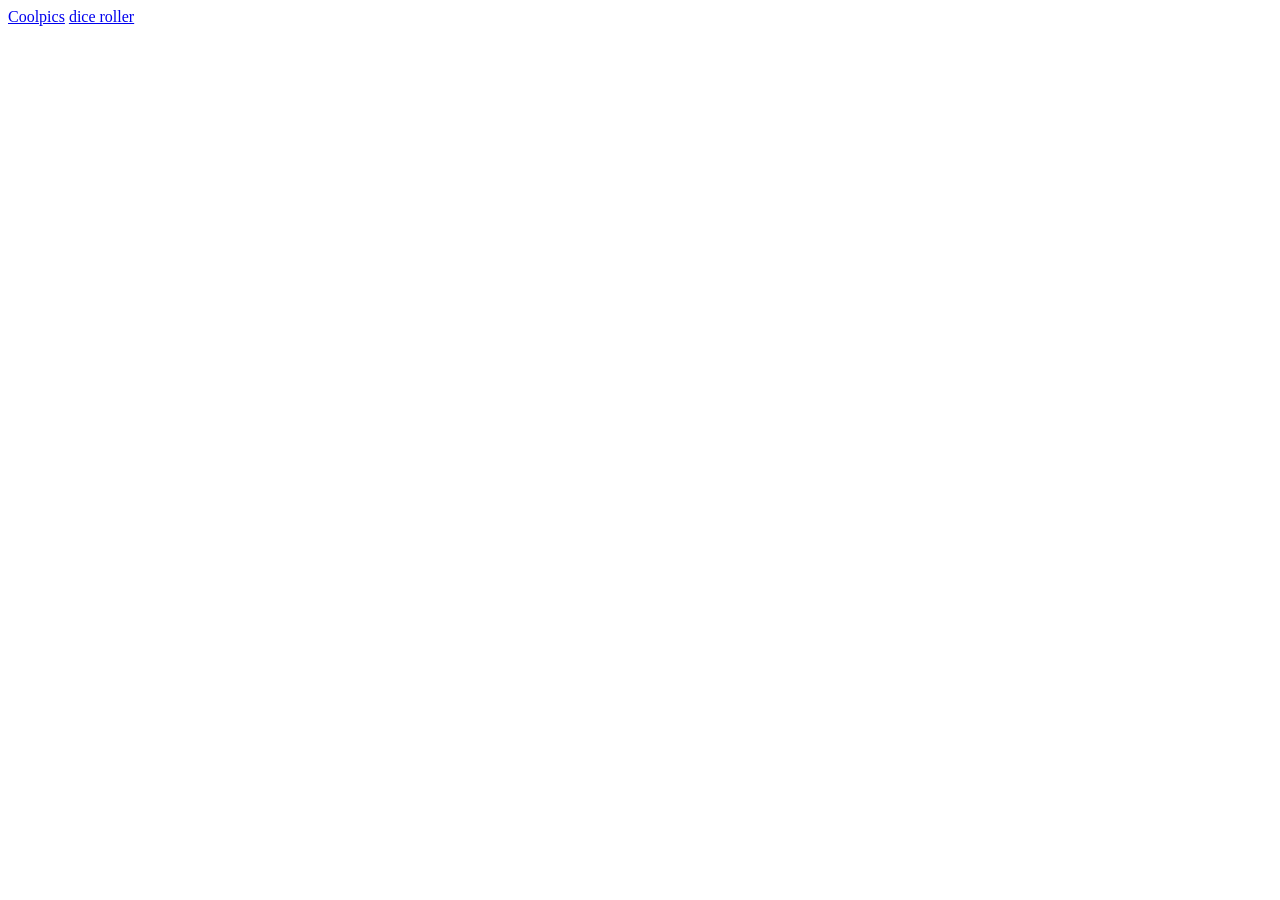
<file: index.html>
<!DOCTYPE html>
<html lang="en">
<head>
    <meta charset="UTF-8">
    <meta name="viewport" content="width=device-width, initial-scale=1.0">
    <title>Document</title>
</head>
<body>
    <a href="coolpics/index.html">Coolpics</a>
    <a href="Final-Project/index.html">dice roller</a>
</body>
</html>
</file>
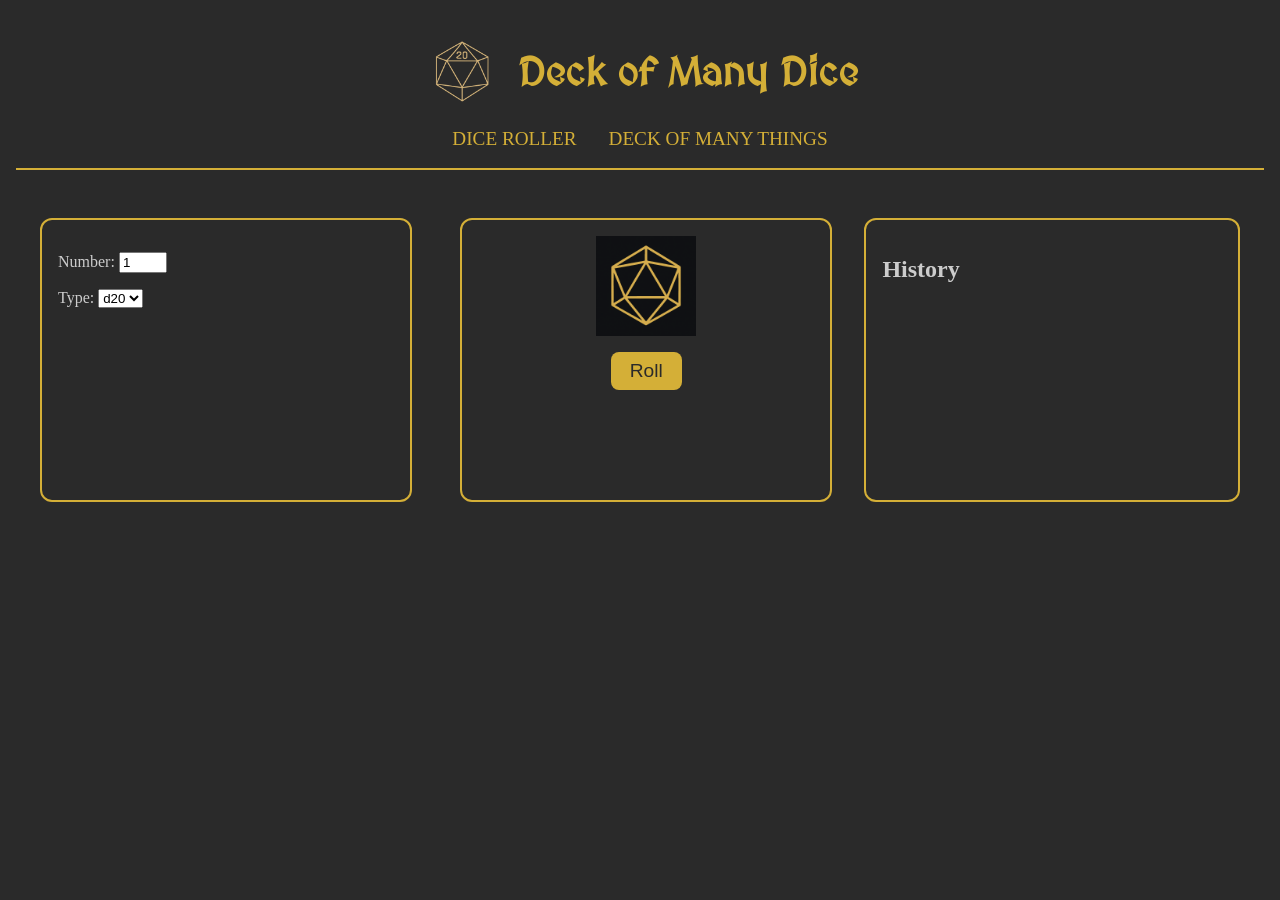
<file: Final-Project/index.html>
<!-- https://myst-drakonoid.github.io/school-coding-web-design/Final-Project/index.html -->
<!DOCTYPE html>
<html lang="en">
<head>
  <meta charset="UTF-8" />
  <meta name="viewport" content="width=device-width, initial-scale=1" />
  <title>Deck of Many Dice</title>
  <link rel="stylesheet" href="styles.css" />
  <script src="script.js" defer></script>
  <meta name="author" content="Anthony Peterson" />
  <meta
    name="description"
    content="homepage and dice rolling site for the deck of many dice"
  />
  <link rel="apple-touch-icon" href="images/apple-touch-icon.png" />
  <link rel="icon" type="image/x-icon" href="images/favicon-32x32.png" />
  <link
    href="https://fonts.googleapis.com/css2?family=MedievalSharp&family=Schoolbell&display=swap"
    rel="stylesheet"
  />
</head>
<body>
  <header>
    <div class="top-row">
      <img
        id="logo"
        src="images/0366745d-8383-457c-ab5d-d87d1672671a.png"
        alt="Deck of Many Dice logo"
      />
      <h1 id="title">Deck of Many Dice</h1>
    </div>

    <div id="links">
      <a href="index.html">DICE ROLLER</a>
      <a href="DOMT.html">DECK OF MANY THINGS</a>
    </div>
  </header>

  <section id="mod" class="main-layout">
    <div class="roller-container">
      <div class="dice-controls">
        <div class="selector-group">
          <label>
            Number:
            <input id="dice-count" type="number" min="1" max="10" value="1" />
          </label>
          <label>
            Type:
            <select id="dice-type">
              <option value="4">d4</option>
              <option value="6">d6</option>
              <option value="8">d8</option>
              <option value="10">d10</option>
              <option value="12">d12</option>
              <option value="20" selected>d20</option>
            </select>
          </label>
        </div>
        <button id="roll-button-mobile" class="roll-button-mobile">Roll</button>
      </div>

      <div class="dice-display">
        <img id="dice-image" src="images/d20.png" alt="A d20 dice image" />
        <button id="roll-button">Roll</button>
        <p id="recent-roll" class="recent-roll"></p>
      </div>
    </div>

    <div class="dice-history">
      <h2>History</h2>
      <ul id="history-list"></ul>
    </div>
  </section>

  <footer>
    <!-- <p>
      This content is based on the 5.1 System Reference Document © 2016 Wizards
      of the Coast LLC, available under the Creative Commons Attribution 4.0
      International License.
    </p> -->
  </footer>
</body>
</html>
</file>
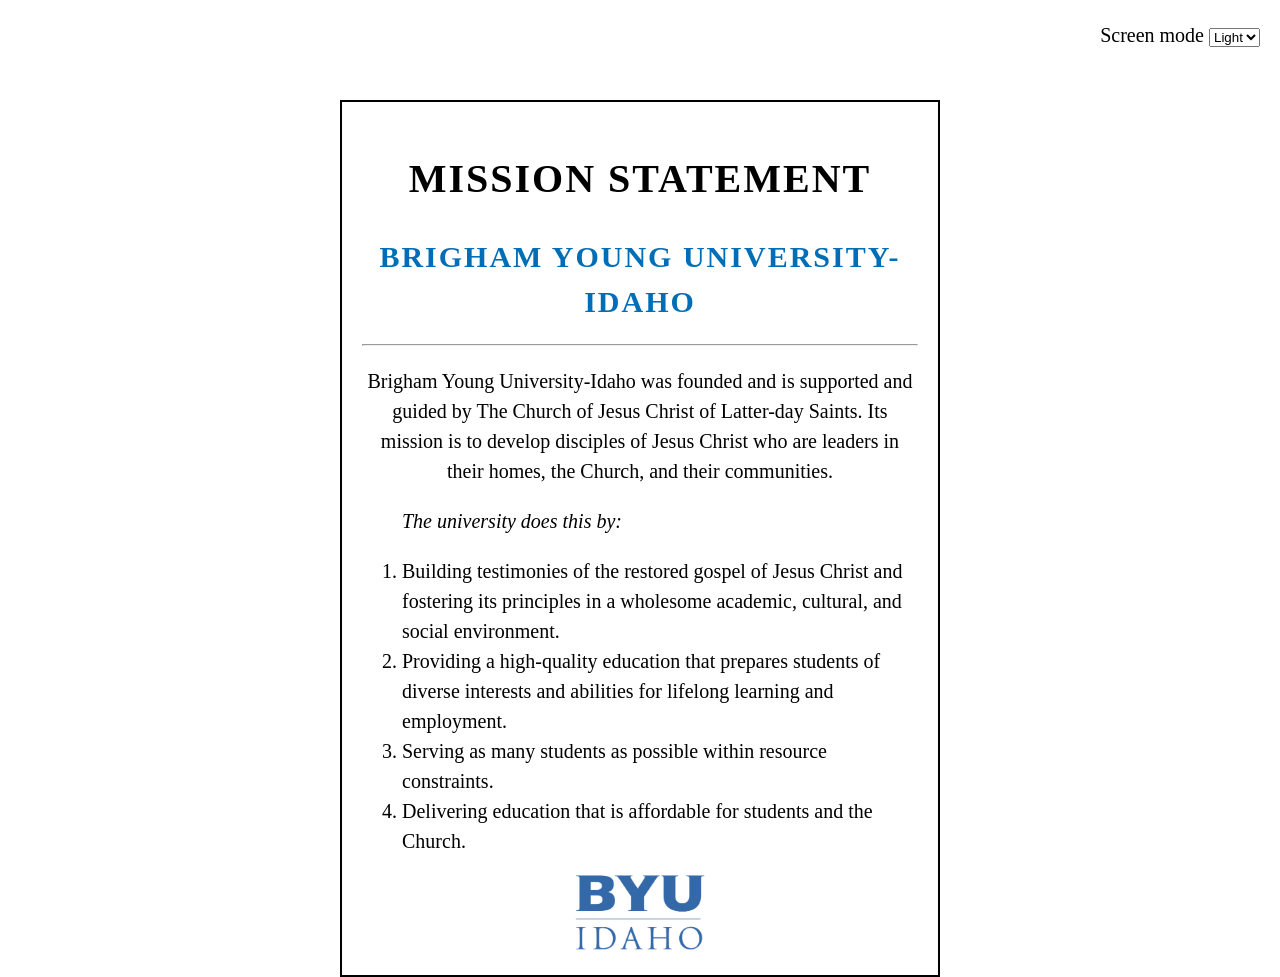
<file: Mission/index.html>
<!-- https://myst-drakonoid.github.io/school-coding-web-design/Mission/index.html -->

<!DOCTYPE html>
<html lang="en">

<head>
    <meta charset="UTF-8">
    <meta name="viewport" content="width=device-width, initial-scale=1.0">
    <meta name="author" content="Anthony Peterson" />
    <meta
  name="description"
  content="mission statement: brigham young university- idaho" />

    <title>Mission</title>
    <link rel="stylesheet" href="styles.css" />
    <script src="mission.js" defer></script>
    
</head>
<body id="myboxtochangetheme">
    <div class="mode-selector">
        <label for="mode-select">
            Screen mode
        </label>

        <select name="mode" id="mode-select">
            <option value="light">Light</option>
            <option value="Dark">Dark</option>
        </select>
    </div>
    <div class="content">
        <header class= "title">
            <h1>Mission Statement</h1>
            <h2>Brigham Young University-Idaho</h2>
            <hr class="section-line">
        </header>
        <main>
            <p>
                Brigham Young University-Idaho was founded and is supported and guided by 
                The Church of Jesus Christ of Latter-day Saints. Its mission is to develop disciples 
                of Jesus Christ who are leaders in their homes, the Church, and their communities.
            </p>
            <p class= "do"><em>
                The university does this by:
            </em></p>

            <ol class="the-list">  
                <li>
                    Building testimonies of the restored gospel of Jesus Christ and
                    fostering its principles in a wholesome academic, cultural, and
                    social environment.
                </li>

                <li>
                    Providing a high-quality education that prepares students of diverse
                    interests and abilities for lifelong learning and employment.
                </li>

                <li>
                    Serving as many students as possible within resource constraints.
                </li>

                <li>
                    Delivering education that is affordable for students and the Church.
                </li>
            </ol>
        </main>

        <footer>
            <img id="logoImage" src="logo.webp" alt="BYUI logo" class="logo" />
        </footer>
    </div>
    
</body>
</html>
</file>
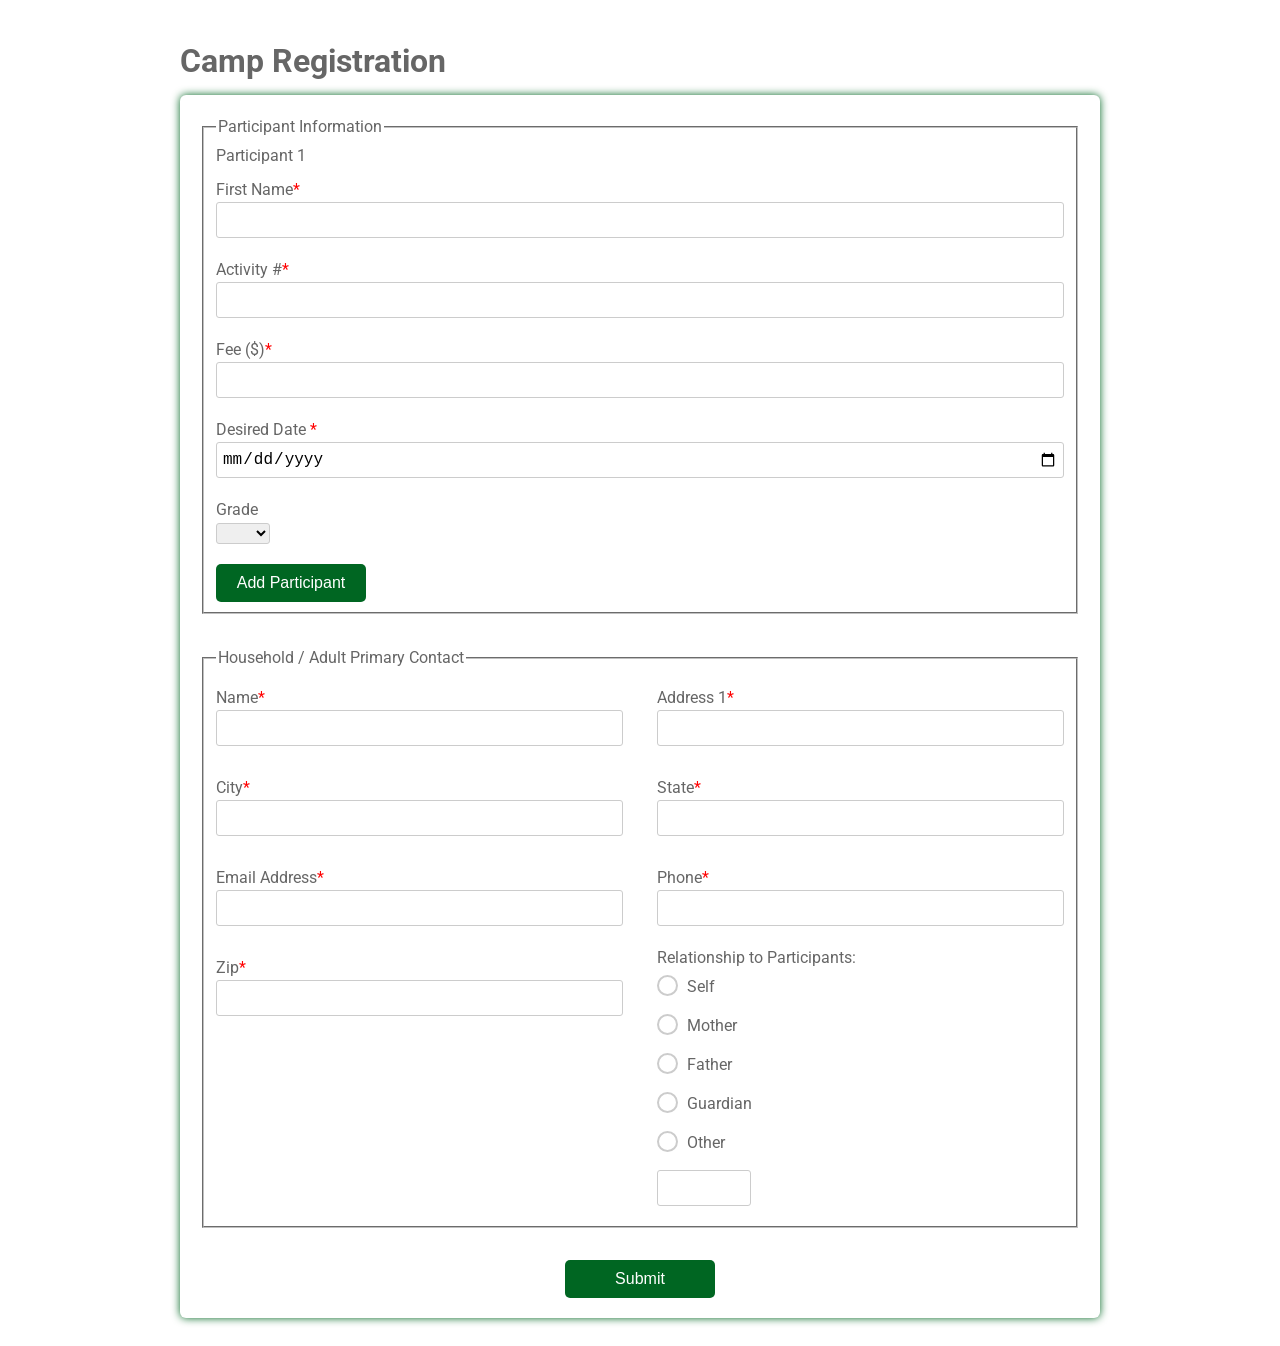
<file: proj-registreation-form/index.html>
<!DOCTYPE html>
<html>
  <!-- https://myst-drakonoid.github.io/school-coding-web-design/proj-registration-form/index.html  -->
  <head>
    <title>Camp Registration</title>
    <link
      href="https://fonts.googleapis.com/css?family=Roboto:300,400,500,700"
      rel="stylesheet"
    />
    <link rel="stylesheet" href="register.css" />
    <script src="register.js" defer></script>
  </head>
  <body>
    <div class="testbox">
      <h1>Camp Registration</h1>
      <form>
        <fieldset class="participants">
          <legend>Participant Information</legend>
            <section class="participant1">
                <p>Participant 1</p>
                <div class="item">
                <label for="fname"> First Name<span>*</span></label>
                <input id="fname" type="text" name="fname" value="" required />
                </div>
                <div class="item activities">
                <label for="activity">Activity #<span>*</span></label>
                <input id="activity" type="text" name="activity" />
                </div>
                <div class="item">
                <label for="fee">Fee ($)<span>*</span></label>
                <input id="fee" type="number" name="fee" />
                </div>
                <div class="item">
                <label for="date">Desired Date <span>*</span></label>
                <input id="date" type="date" name="date" />
                </div>
                <div class="item">
                <p>Grade</p>
                <select>
                    <option selected value="" disabled selected></option>
                    <option value="1">1st</option>
                    <option value="2">2nd</option>
                    <option value="3">3rd</option>
                    <option value="4">4th</option>
                    <option value="5">5th</option>
                    <option value="6">6th</option>
                    <option value="7">7th</option>
                    <option value="8">8th</option>
                    <option value="9">9th</option>
                    <option value="10">10th</option>
                    <option value="11">11th</option>
                    <option value="12">12th</option>
                </select>
                </div>
            </section>
          <button type="button" id="add">Add Participant</button>
        </fieldset>

        <fieldset>
          <legend>Household / Adult Primary Contact</legend>
          <div class="columns">
            <div class="item">
              <label for="adult_name">Name<span>*</span></label>
              <input id="adult_name" type="text" name="adult_name" />
            </div>

            <div class="item">
              <label for="address1">Address 1<span>*</span></label>
              <input id="address1" type="text" name="address1" />
            </div>

            <div class="item">
              <label for="city">City<span>*</span></label>
              <input id="city" type="text" name="city" />
            </div>
            <div class="item">
              <label for="state">State<span>*</span></label>
              <input id="state" type="text" name="state" />
            </div>
            <div class="item">
              <label for="eaddress">Email Address<span>*</span></label>
              <input id="eaddress" type="text" name="eaddress" />
            </div>
            <div class="item">
              <label for="phone">Phone<span>*</span></label>
              <input id="phone" type="tel" name="phone" />
            </div>
            <div class="item">
              <label for="zip">Zip<span>*</span></label>
              <input id="zip" type="text" name="zip" />
            </div>

            <div class="question">
              <label>Relationship to Participants:</label>
              <div class="question-answer">
                <div>
                  <input
                    type="radio"
                    value="self"
                    id="radio_3"
                    name="relationship"
                  />
                  <label for="radio_3" class="radio"><span>Self</span></label>
                </div>
                <div>
                  <input
                    type="radio"
                    value="mother"
                    id="radio_4"
                    name="relationship"
                  />
                  <label for="radio_4" class="radio"><span>Mother</span></label>
                </div>
                <div>
                  <input
                    type="radio"
                    value="father"
                    id="radio_5"
                    name="relationship"
                  />
                  <label for="radio_5" class="radio"><span>Father</span></label>
                </div>
                <div>
                  <input
                    type="radio"
                    value="guardian"
                    id="radio_6"
                    name="relationship"
                  />
                  <label for="radio_6" class="radio"
                    ><span>Guardian</span></label
                  >
                </div>
                <div>
                  <input
                    type="radio"
                    value="other"
                    id="radio_7"
                    name="relationship"
                  />
                  <label for="radio_7" class="radio"><span>Other</span></label>
                  <input type="text" />
                </div>
              </div>
            </div>
          </div>
        </fieldset>
        <div class="btn-block">
          <button type="submit" id="submitButton">Submit</button>
        </div>
      </form>
      <section id="summary"></section>
    </div>
  </body>
</html>
</file>
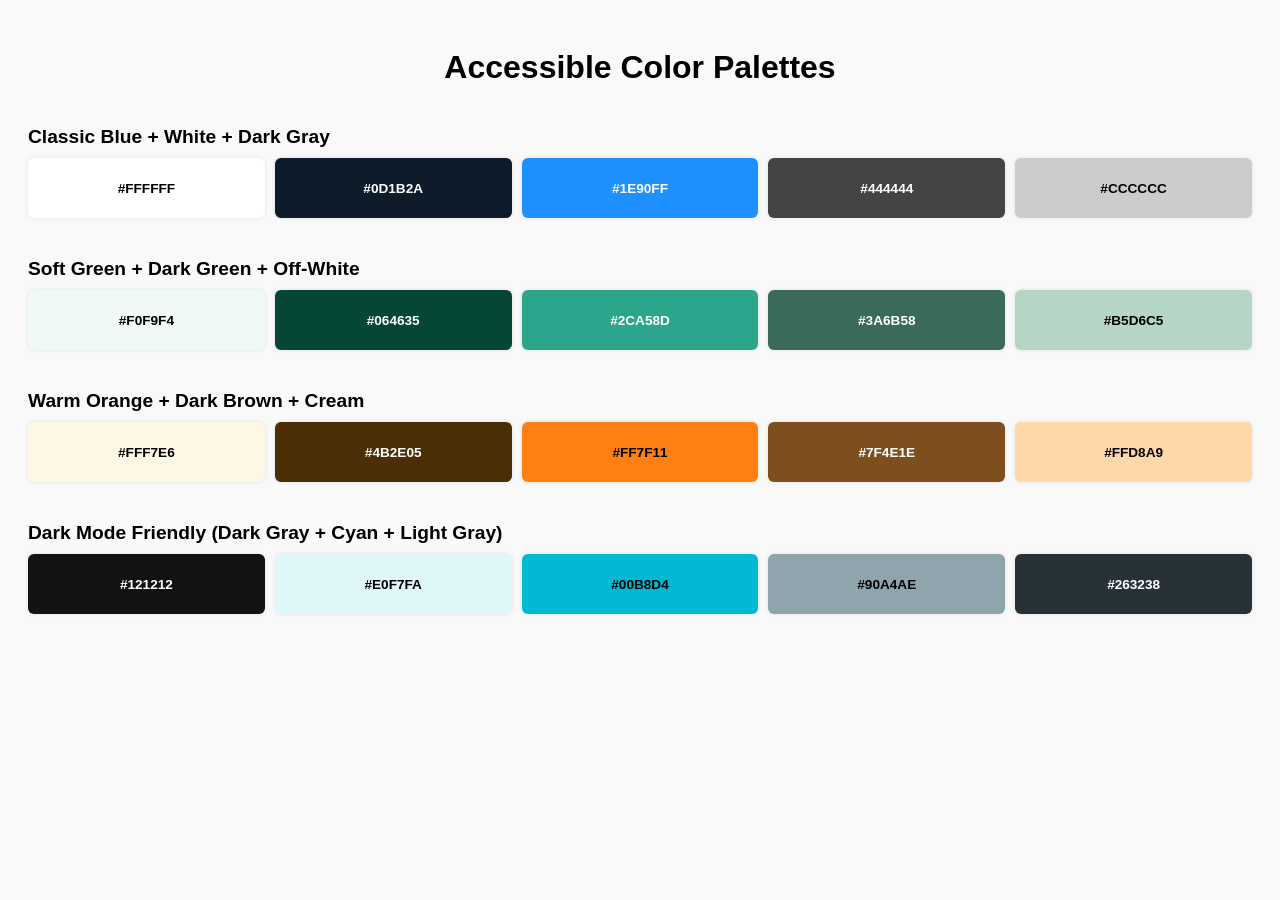
<file: pallete.html>
<!DOCTYPE html>
<html lang="en">
<head>
<meta charset="UTF-8" />
<meta name="viewport" content="width=device-width, initial-scale=1" />
<title>Accessible Color Palettes</title>
<style>
  body {
    font-family: Arial, sans-serif;
    padding: 20px;
    background: #f9f9f9;
  }
  h1 {
    text-align: center;
    margin-bottom: 40px;
  }
  .palette {
    margin-bottom: 40px;
  }
  .palette-name {
    font-weight: bold;
    margin-bottom: 10px;
    font-size: 1.2rem;
  }
  .colors {
    display: flex;
    gap: 10px;
  }
  .color-box {
    flex: 1;
    height: 60px;
    border-radius: 6px;
    box-shadow: 0 0 4px rgba(0,0,0,0.1);
    display: flex;
    align-items: center;
    justify-content: center;
    color: #222;
    font-weight: 600;
    font-size: 0.85rem;
    user-select: none;
  }
  /* Text color overrides for dark backgrounds */
  .dark-text {
    color: #000;
  }
  .light-text {
    color: #fff;
  }
</style>
</head>
<body>

<h1>Accessible Color Palettes</h1>

<div class="palette">
  <div class="palette-name">Classic Blue + White + Dark Gray</div>
  <div class="colors">
    <div class="color-box dark-text" style="background: #FFFFFF;">#FFFFFF</div>
    <div class="color-box light-text" style="background: #0D1B2A;">#0D1B2A</div>
    <div class="color-box light-text" style="background: #1E90FF;">#1E90FF</div>
    <div class="color-box light-text" style="background: #444444;">#444444</div>
    <div class="color-box dark-text" style="background: #CCCCCC;">#CCCCCC</div>
  </div>
</div>

<div class="palette">
  <div class="palette-name">Soft Green + Dark Green + Off-White</div>
  <div class="colors">
    <div class="color-box dark-text" style="background: #F0F9F4;">#F0F9F4</div>
    <div class="color-box light-text" style="background: #064635;">#064635</div>
    <div class="color-box light-text" style="background: #2CA58D;">#2CA58D</div>
    <div class="color-box light-text" style="background: #3A6B58;">#3A6B58</div>
    <div class="color-box dark-text" style="background: #B5D6C5;">#B5D6C5</div>
  </div>
</div>

<div class="palette">
  <div class="palette-name">Warm Orange + Dark Brown + Cream</div>
  <div class="colors">
    <div class="color-box dark-text" style="background: #FFF7E6;">#FFF7E6</div>
    <div class="color-box light-text" style="background: #4B2E05;">#4B2E05</div>
    <div class="color-box dark-text" style="background: #FF7F11;">#FF7F11</div>
    <div class="color-box light-text" style="background: #7F4E1E;">#7F4E1E</div>
    <div class="color-box dark-text" style="background: #FFD8A9;">#FFD8A9</div>
  </div>
</div>

<div class="palette">
  <div class="palette-name">Dark Mode Friendly (Dark Gray + Cyan + Light Gray)</div>
  <div class="colors">
    <div class="color-box light-text" style="background: #121212;">#121212</div>
    <div class="color-box dark-text" style="background: #E0F7FA;">#E0F7FA</div>
    <div class="color-box dark-text" style="background: #00B8D4;">#00B8D4</div>
    <div class="color-box dark-text" style="background: #90A4AE;">#90A4AE</div>
    <div class="color-box light-text" style="background: #263238;">#263238</div>
  </div>
</div>

</body>
</html>
</file>
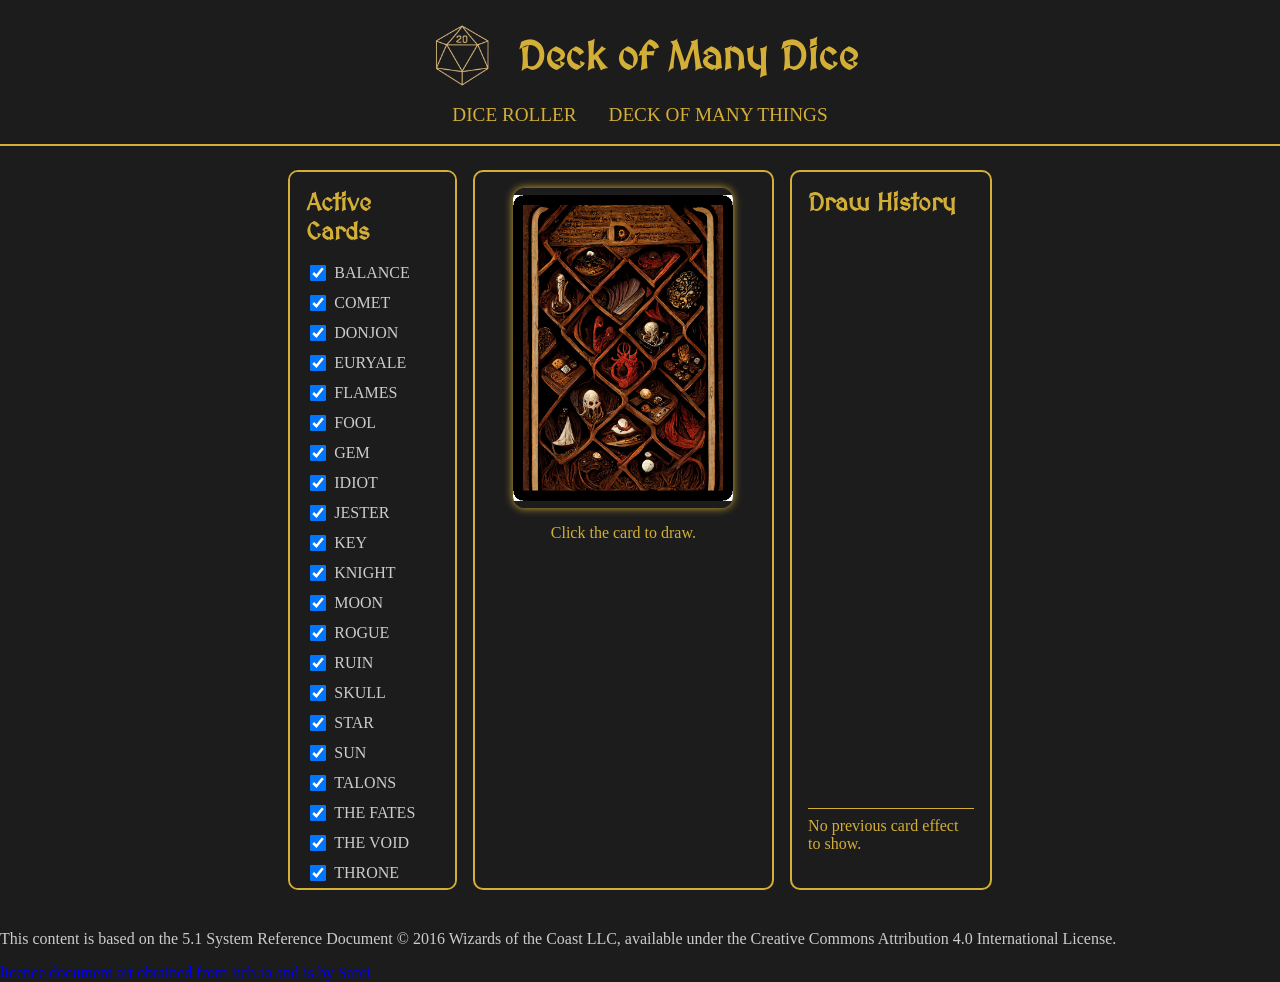
<file: Final-Project/DOMT.html>
<!DOCTYPE html>
<html lang="en">
<head>
  <meta charset="UTF-8" />
  <meta name="viewport" content="width=device-width, initial-scale=1" />
  <title>Deck of Many Things Viewer</title>
  <link rel="stylesheet" href="styles2.css" />
  <script src="cardinfo.js" defer></script>
  <meta name="author" content="Anthony Peterson" />
  <meta
    name="description"
    content="Deck of Many Things card viewer with flipping cards and active deck selection"
  />
    <link rel="apple-touch-icon" href="images/apple-touch-icon.png" />
  <link rel="icon" type="image/x-icon" href="images/favicon-32x32.png" />
  <link
    href="https://fonts.googleapis.com/css2?family=MedievalSharp&family=Schoolbell&display=swap"
    rel="stylesheet"
  />
</head>
<body>
  <header>
    <div class="top-row">
      <img
        id="logo"
        src="images/0366745d-8383-457c-ab5d-d87d1672671a.png"
        alt="Deck of Many Dice logo"
      />
      <h1 id="title">Deck of Many Dice</h1>
    </div>
    <div id="links">
      <a href="index.html">DICE ROLLER</a>
      <a href="DOMT.html">DECK OF MANY THINGS</a>
    </div>
  </header>

  <section id="mod" class="main-layout">
    <!-- Left Panel: Card checklist -->
    <aside class="left-panel">
      <h2>Active Cards</h2>
      <div id="card-list" class="card-list"></div>
    </aside>

    <!-- Middle Panel: Flipping card + description + remove prompt -->
    <section class="middle-panel">
      <div class="flip-card" id="flip-card">
        <div class="flip-inner" id="flip-inner">
          <div class="flip-front">
            <img
              id="card-back-image"
              src="images\DOMT\back.png"
              alt="Card back"
            />
          </div>
          <div class="flip-back">
            <img id="card-front-image" alt="Drawn card" />
            <h3 id="card-front-name"></h3>
          </div>
        </div>
      </div>
      <div id="card-description" class="card-description">
        Click the card to draw.
      </div>
      <div id="remove-prompt" class="remove-prompt hidden">
        <p>Remove this card from the deck?</p>
        <button id="remove-yes">Yes</button>
        <button id="remove-no" autofocus>No</button>
      </div>
    </section>

    <!-- Right Panel: History and second most recent effect -->
    <aside class="right-panel">
      <h2>Draw History</h2>
      <ul id="history-list" class="history-list"></ul>
      <div id="second-recent-effect" class="second-recent-effect"></div>
    </aside>
  </section>

  <footer>
    <p>
      This content is based on the 5.1 System Reference Document © 2016 Wizards
      of the Coast LLC, available under the Creative Commons Attribution 4.0
      International License.
    </p>

    <a href="open-game-license.pdf">licence document</a>
    <a href="https://itch.io/queue/c/3214665/deck-of-many-things?game_id=1679716">art obtained from itch.io and is by Santi</a>
</footer>
</body>
</html>
</file>
<file: Final-Project/styles.css>
:root {
  /* Colors */
  --bg-color: #2a2a2a;
  --text-color: #cccccc;
  --muted-text: #888888;
  --highlight-color: #d4af37;
  --highlight-hover: #ffd700;
  --border-color: #444444;
  --error-color: #cc4444;
  --success-color: #44cc88;

  /* Fonts */
  --font-heading: 'MedievalSharp', cursive;
  --font-body: 'Schoolbell', cursive;
}

/* Body */
body {
  background-color: var(--bg-color);
  color: var(--text-color);
  font-family: var(--font-body);
  margin: 0;
  padding: 1rem;
}

/* Header Layout */
header {
  display: flex;
  flex-direction: column;
  align-items: center;
  background-color: var(--bg-color);
  color: var(--text-color);
  padding: 1rem;
  border-bottom: 2px solid var(--highlight-color);
}

/* Top row: logo + title */
header .top-row {
  display: flex;
  align-items: center;
  gap: 1rem;
  width: 100%;
  justify-content: center;
}

/* Logo image */
#logo {
  max-width: 80px;
  height: auto;
  border-radius: 10px;
}

/* Title text */
#title {
  font-family: var(--font-heading);
  font-size: 2.5rem;
  color: var(--highlight-color);
  margin: 0;
}

/* Navigation links */
#links {
  margin-top: 1rem;
  display: flex;
  gap: 2rem;
  justify-content: center;
  font-family: var(--font-body);
}

#links a {
  color: var(--highlight-color);
  text-decoration: none;
  font-size: 1.2rem;
  border-bottom: 2px solid transparent;
  transition: border-color 0.3s;
}

#links a:hover {
  border-color: var(--highlight-hover);
}

/* Main layout */
.main-layout {
  display: flex;
  max-width: 1200px;
  margin: 2rem auto;
  gap: 2rem;
  padding: 1rem;
}

/* Roller container */
.roller-container {
  flex: 1 1 70%;
  display: flex;
  justify-content: center;
  gap: 3rem;
  align-items: stretch; /* equal height */
}

/* Dice controls and dice display */
.dice-controls,
.dice-display {
  background-color: var(--bg-color);
  border: 2px solid var(--highlight-color);
  border-radius: 12px;
  padding: 1rem;
  flex: 1;
  display: flex;
  flex-direction: column;
}

/* Dice controls label styling */
.dice-controls label {
  display: block;
  margin: 1rem 0;
  font-family: var(--font-body);
}

/* Selector group to control label widths and flex */
.selector-group {
  flex: 1;
}

/* Dice display styling */
.dice-display {
  text-align: center;
  font-family: var(--font-heading);
  align-items: center;
}

/* Dice image styling */
.dice-display img {
  max-width: 100px;
  margin-bottom: 1rem;
}

/* Roll buttons */
#roll-button,
.roll-button-mobile {
  padding: 0.5rem 1.2rem;
  font-size: 1.2rem;
  background-color: var(--highlight-color);
  color: var(--bg-color);
  border: none;
  border-radius: 8px;
  cursor: pointer;
  transition: background-color 0.3s;
  margin-bottom: 1rem;
  user-select: none;
}

#roll-button:hover,
.roll-button-mobile:hover {
  background-color: var(--highlight-hover);
}

/* Show desktop roll button only on desktop */
#roll-button-mobile {
  display: none;
}

/* Recent roll text */
.recent-roll {
  color: var(--highlight-color);
  font-family: var(--font-heading);
  font-size: 1.4rem;
  min-height: 1.5em;
  user-select: none;
}

/* History styling */
.dice-history {
  flex: 1 1 30%;
  background-color: var(--bg-color);
  border: 2px solid var(--highlight-color);
  border-radius: 12px;
  padding: 1rem;
  font-family: var(--font-body);
  max-height: 400px;
  overflow-y: auto;
}

.dice-history ul {
  list-style: none;
  padding-left: 0;
  margin: 0;
}

.dice-history li {
  border-bottom: 1px solid var(--border-color);
  padding: 0.5rem 0;
  color: var(--muted-text);
}

/* Scrollbar styling for history (optional) */
.dice-history::-webkit-scrollbar {
  width: 8px;
}

.dice-history::-webkit-scrollbar-thumb {
  background-color: var(--highlight-color);
  border-radius: 4px;
}

/* Dice roll animation */
@keyframes roll-animation {
  0% {
    transform: rotate(0deg) scale(1);
  }
  25% {
    transform: rotate(90deg) scale(1.1);
  }
  50% {
    transform: rotate(180deg) scale(0.95);
  }
  75% {
    transform: rotate(270deg) scale(1.05);
  }
  100% {
    transform: rotate(360deg) scale(1);
  }
}

.rolling {
  animation: roll-animation 1s linear infinite;
}

/* ===== Mobile Styles ===== */
@media (max-width: 768px) {
  .main-layout {
    flex-direction: column;
    max-width: 100%;
  }

  .roller-container {
    flex-direction: column;
    gap: 1rem;
    justify-content: center;
    align-items: center;
  }

  .dice-display {
    width: 100%;
    order: 1;
    margin-bottom: 1rem;
  }

  .dice-controls {
    display: flex;
    width: 100%;
    order: 2;
    gap: 1rem;
    align-items: center;
  }

  .selector-group {
    flex: 1;
  }

  /* Hide desktop roll button on mobile */
  #roll-button {
    display: none;
  }

  /* Show mobile roll button */
  #roll-button-mobile {
    display: inline-block;
  }

  /* Style mobile roll button */
  .roll-button-mobile {
    flex-shrink: 0;
  }
}
</file>
<file: Mission/styles.css>
body {
    font-family: "times New Roman";
    font-size: 20px;
    line-height: 1.5;
    text-align: center;
    margin: 0;
    padding: 0;
    max-width: 600px;
}

h1, h2{
    letter-spacing: 2px; 
    text-transform: uppercase; 
    margin-bottom: 20px;
    text-align: center;
    color:black;
}

h2 {
    color: #006EB6;
}
ol, .do {
    text-align: left; 
    margin-bottom: 15px; 
}

.do {
    padding-left: 40px;
}



.content {
    max-width: 600px; 
    margin: 0 auto;   
    text-align: center; 
    padding: 20px; 
    padding-left: 20px;
    padding-right: 20px;

    border: 2px solid #000; 
    padding: 20px; 
}

body, html {
    display: flex;
    justify-content: center;
    align-items: center;
    padding-top: 50px;
}

/* dark mode stuff */

.dark {
background-color: #333;
}

.dark h2 {
    color: #14a2ff;
    }

.dark h1 {
    color: #9d9d9d;
}

.dark .content {
    color: #9d9d9d;
}

#dark {
    color: #9d9d9d;
}
    
#logoImage { 
    width: 150px;
    height: auto; 
    display: block;
    margin: 0 auto;
  }

  .mode-selector {
    position: absolute;
    top: 20px; 
    right: 20px; 
    z-index: 1; 
  }
</file>
<file: proj-registreation-form/register.css>
* {
    box-sizing: border-box;
  }
  body {
    font-family: Roboto, Arial, sans-serif;
    font-size: 16px;
    color: #666;
    line-height: 22px;
  }

  div,
  form,
  input,
  select,
  textarea,
  label,
  p {
    padding: 0;
    margin: 0;
    outline: none;
    font-size: 16px;
    line-height: 24px;
  }

  .testbox {
    padding: 20px;
    max-width: 960px;
    margin: 0 auto;
  }
  form {
    padding: 20px;
    border-radius: 6px;
    background: #fff;
    box-shadow: 0 0 8px #006622;
  }
  fieldset {
    margin-bottom: 2em;
  }
  input,
  select,
  textarea {
    margin-bottom: 10px;
    border: 1px solid #ccc;
    border-radius: 3px;
  }
  input {
    width: 100%;
    padding: 5px;
  }
  input[type="checkbox"] {
    width: auto;
    margin-right: 1em;
  }
  input[type="date"] {
    padding: 4px 5px;
  }
  textarea {
    width: 100%;
    padding: 5px;
  }
  .item:hover p,
  .item:hover i,
  .question:hover p,
  .question label:hover,
  input:hover::placeholder {
    color: #006622;
  }
  .item input:hover,
  .item select:hover,
  .item textarea:hover {
    border: 1px solid transparent;
    box-shadow: 0 0 3px 0 #006622;
    color: #006622;
  }
  .item {
    position: relative;
    margin: 10px 0;
  }
  .item span {
    color: red;
  }


  .columns {
    display: flex;
    justify-content: space-between;
    flex-direction: row;
    flex-wrap: wrap;
  }
  .columns div {
    width: 48%;
  }

  /* Style checkbox and radio. To do this we have to hide the defaults then we create our own */
  input[type="radio"] {
    display: none;
  }
  label.radio {
    position: relative;
    display: inline-block;
    margin: 5px 20px 15px 0;
    cursor: pointer;
  }
  .question span {
    margin-left: 30px;
  }
  .question-answer label {
    display: block;
  }
  label.radio:before {
    content: "";
    position: absolute;
    left: 0;
    width: 17px;
    height: 17px;
    border-radius: 50%;
    border: 2px solid #ccc;
  }
  input[type="radio"]:checked + label:before,
  label.radio:hover:before {
    border: 2px solid #006622;
  }
  label.radio:after {
    content: "";
    position: absolute;
    top: 6px;
    left: 5px;
    width: 8px;
    height: 4px;
    border: 3px solid #006622;
    border-top: none;
    border-right: none;
    transform: rotate(-45deg);
    opacity: 0;
  }
  input[type="radio"]:checked + label:after {
    opacity: 1;
  }
  /* end style checkbox and radio */
  .btn-block {
    margin-top: 10px;
    text-align: center;
  }
  button {
    width: 150px;
    padding: 10px;
    border: none;
    border-radius: 5px;
    background: #006622;
    font-size: 16px;
    color: #fff;
    cursor: pointer;
  }
  button:hover {
    background: #00b33c;
  }
  @media (max-width: 568px) {
    .columns div {
      width: 100%;
    }
  }
</file>
<file: Final-Project/styles2.css>
:root {
  --bg-color: #1c1c1c;
  --text-color: #cccccc;
  --muted-text: #888888;
  --highlight-color: #d4af37;
  --highlight-hover: #ffd700;
  --border-color: #444444;
  --error-color: #cc4444;
  --success-color: #44cc88;

  --font-heading: 'MedievalSharp', cursive;
  --font-body: 'Schoolbell', cursive;
}

* {
  box-sizing: border-box;
}

body {
  margin: 0;
  background-color: var(--bg-color);
  color: var(--text-color);
  font-family: var(--font-body);
  min-height: 100vh;
  display: flex;
  flex-direction: column;
}

header {
  background-color: var(--bg-color);
  border-bottom: 2px solid var(--highlight-color);
  padding: 1rem;
  text-align: center;
  color: var(--highlight-color);
}

header .top-row {
  display: flex;
  justify-content: center;
  align-items: center;
  gap: 1rem;
  margin-bottom: 0.5rem;
}

#logo {
  max-width: 80px;
  border-radius: 10px;
}

#title {
  font-family: var(--font-heading);
  font-size: 2.5rem;
  margin: 0;
}

#links {
  display: flex;
  justify-content: center;
  gap: 2rem;
  font-family: var(--font-body);
}

#links a {
  color: var(--highlight-color);
  text-decoration: none;
  font-size: 1.2rem;
  border-bottom: 2px solid transparent;
  transition: border-color 0.3s;
}

#links a:hover {
  border-color: var(--highlight-hover);
}

/* Main layout: 3 columns */
.main-layout {
  display: flex;
  flex: 1 1 auto;
  max-width: 1200px;
  margin: 1.5rem auto;
  gap: 1rem;
  padding: 0 1rem;
}

/* Left panel: card checklist */
.left-panel {
  flex: 1 1 25%;
  background-color: var(--bg-color);
  border: 2px solid var(--highlight-color);
  border-radius: 10px;
  padding: 1rem;
  overflow-y: auto;
  max-height: 80vh;
}

.left-panel h2 {
  font-family: var(--font-heading);
  color: var(--highlight-color);
  margin-top: 0;
  margin-bottom: 1rem;
}

.card-list label {
  display: flex;
  align-items: center;
  margin-bottom: 0.5rem;
  cursor: pointer;
  font-size: 1rem;
  color: var(--text-color);
}

.card-list input[type='checkbox'] {
  margin-right: 0.5rem;
  width: 16px;
  height: 16px;
  cursor: pointer;
}

/* Middle panel: flipping card + description + prompt */
.middle-panel {
  flex: 1 1 45%;
  background-color: var(--bg-color);
  border: 2px solid var(--highlight-color);
  border-radius: 10px;
  padding: 1rem;
  display: flex;
  flex-direction: column;
  align-items: center;
  user-select: none;
}

.flip-card {
  perspective: 1000px;
  width: 220px;
  height: 320px;
  margin-bottom: 1rem;
}

.flip-inner {
  position: relative;
  width: 100%;
  height: 100%;
  transition: transform 0.8s;
  transform-style: preserve-3d;
  cursor: pointer;
}

.flip-inner.flipped {
  transform: rotateY(180deg);
}

.flip-front,
.flip-back {
  position: absolute;
  width: 100%;
  height: 100%;
  backface-visibility: hidden;
  border-radius: 12px;
  overflow: hidden;
  box-shadow: 0 0 8px var(--highlight-color);
}

.flip-front img,
.flip-back img {
  width: 100%;
  height: 100%;
  object-fit: contain;
  background-color: var(--bg-color);
}

.flip-back {
  transform: rotateY(180deg);
  background-color: var(--bg-color);
  display: flex;
  flex-direction: column;
  align-items: center;
  justify-content: flex-start;
  padding-top: 0.5rem;
  color: var(--highlight-color);
}

#card-front-name {
  margin: 0.5rem 0 0 0;
  font-family: var(--font-heading);
  font-size: 1.3rem;
  text-align: center;
  user-select: text;
}

.card-description {
  min-height: 5rem;
  max-width: 220px;
  color: var(--highlight-color);
  font-family: var(--font-body);
  font-size: 1rem;
  text-align: center;
  margin-bottom: 1rem;
  user-select: text;
}

.remove-prompt {
  display: flex;
  gap: 1rem;
  justify-content: center;
  user-select: none;
}

.remove-prompt p {
  margin: 0;
  color: var(--text-color);
  align-self: center;
  font-weight: bold;
}

.remove-prompt button {
  background-color: var(--highlight-color);
  color: var(--bg-color);
  border: none;
  border-radius: 6px;
  padding: 0.3rem 0.8rem;
  font-weight: bold;
  cursor: pointer;
  transition: background-color 0.3s;
  font-family: var(--font-body);
}

.remove-prompt button:hover,
.remove-prompt button:focus {
  background-color: var(--highlight-hover);
  outline: none;
}

.remove-prompt.hidden {
  display: none;
}

/* Right panel: history list and second most recent effect */
.right-panel {
  flex: 1 1 30%;
  background-color: var(--bg-color);
  border: 2px solid var(--highlight-color);
  border-radius: 10px;
  padding: 1rem;
  display: flex;
  flex-direction: column;
  max-height: 80vh;
  overflow-y: auto;
}

.right-panel h2 {
  font-family: var(--font-heading);
  color: var(--highlight-color);
  margin-top: 0;
  margin-bottom: 1rem;
}

.history-list {
  list-style: none;
  padding-left: 0;
  margin: 0 0 1rem 0;
  color: var(--muted-text);
  font-family: var(--font-body);
  flex-grow: 1;
  overflow-y: auto;
}

.history-list li {
  margin-bottom: 0.5rem;
  border-bottom: 1px solid var(--border-color);
  padding-bottom: 0.3rem;
  user-select: text;
}

.second-recent-effect {
  color: var(--highlight-color);
  font-family: var(--font-body);
  font-size: 1rem;
  min-height: 4rem;
  user-select: text;
  border-top: 1px solid var(--highlight-color);
  padding-top: 0.5rem;
  white-space: pre-wrap;
  word-wrap: break-word;
}

/* Scrollbar styling for panels (optional) */
.left-panel::-webkit-scrollbar,
.right-panel::-webkit-scrollbar {
  width: 8px;
}

.left-panel::-webkit-scrollbar-thumb,
.right-panel::-webkit-scrollbar-thumb {
  background-color: var(--highlight-color);
  border-radius: 4px;
}

/* Responsive layout for smaller screens */
@media (max-width: 900px) {
  .main-layout {
    flex-direction: column;
    max-width: 100%;
    margin: 1rem 0;
    padding: 0 1rem;
  }

  .left-panel,
  .middle-panel,
  .right-panel {
    flex: none;
    max-height: none;
    width: 100%;
    margin-bottom: 1rem;
  }

  .middle-panel {
    align-items: center;
  }
}
</file>
